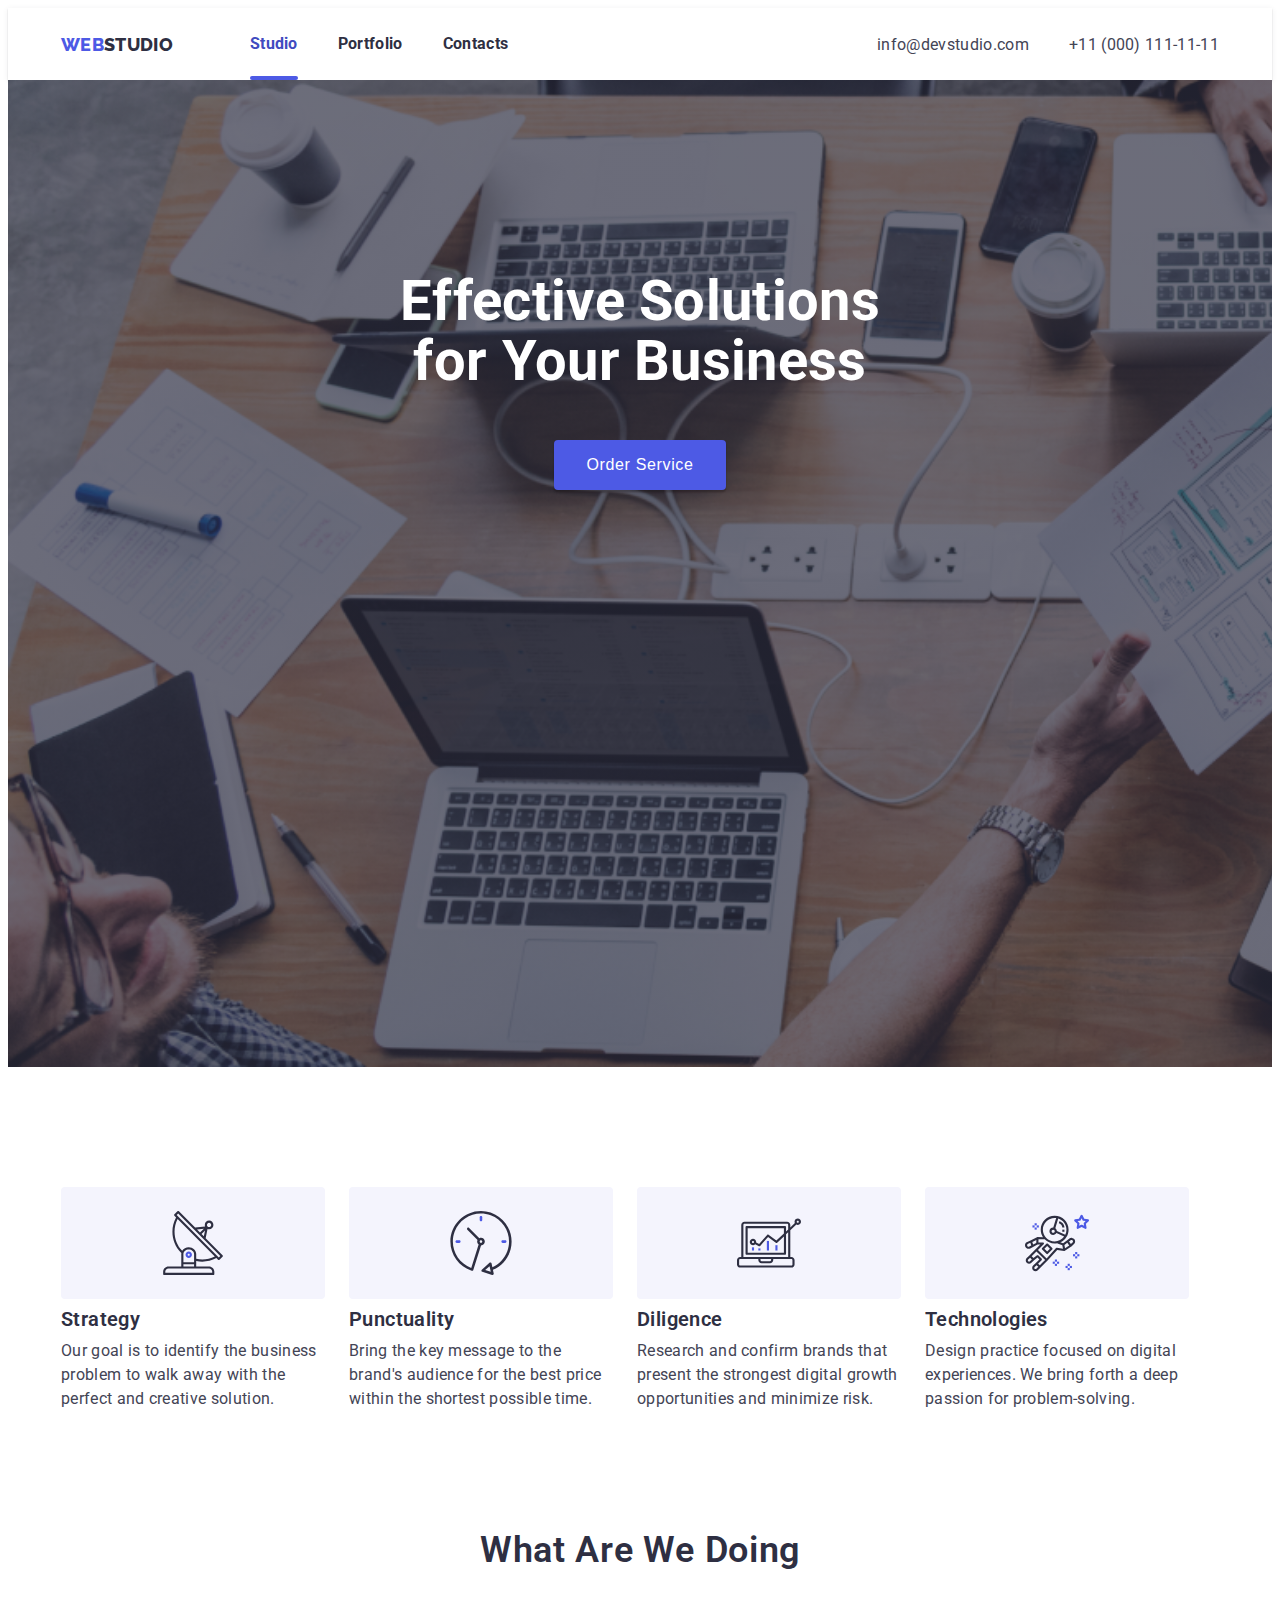
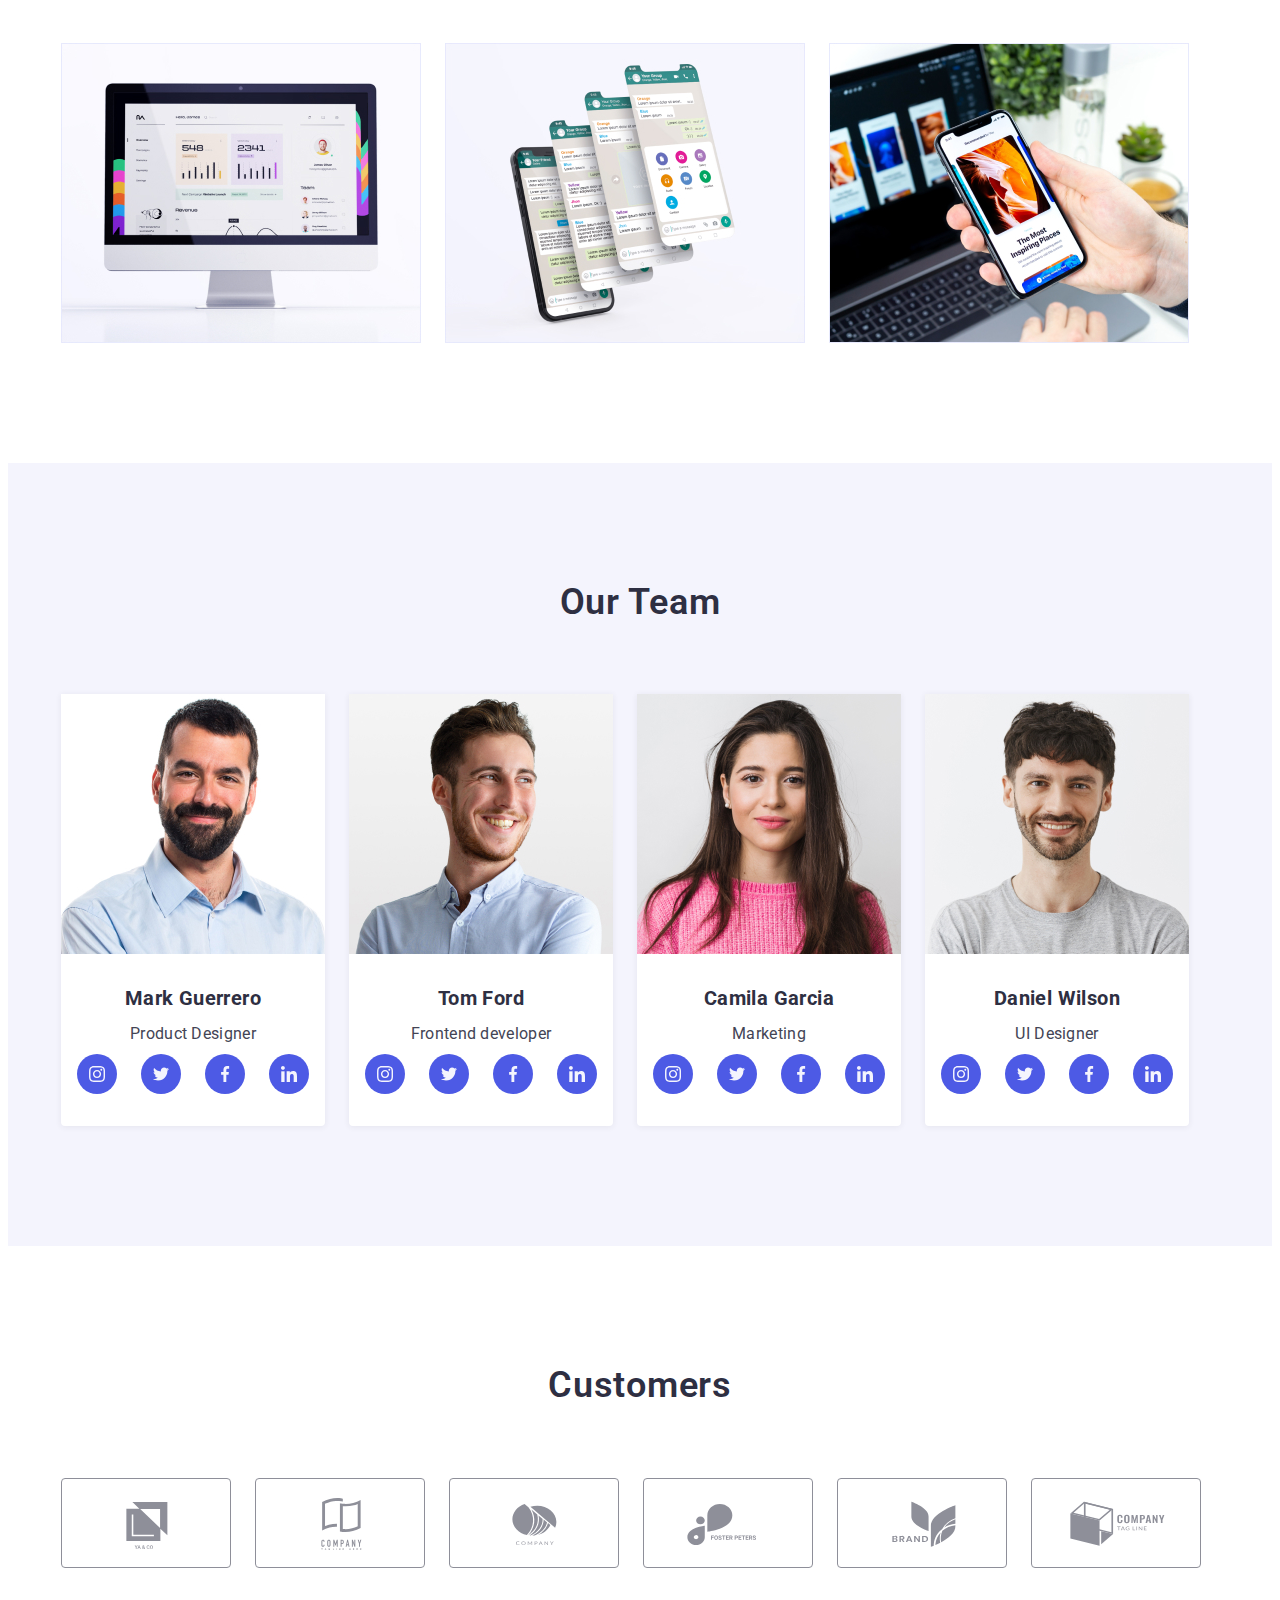
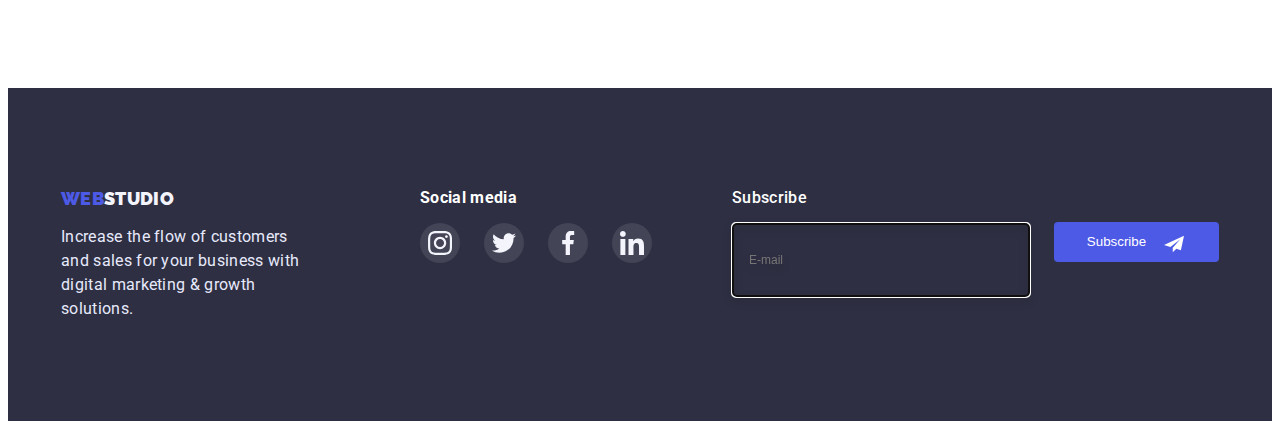
<file: index.html>
<!DOCTYPE html>
<html lang="en">
  <head>
    <meta charset="UTF-8" />
    <meta http-equiv="X-UA-Compatible" content="IE=edge" />
    <meta name="viewport" content="width=device-width, initial-scale=1.0" />
    <title>main</title>
    <link
      rel="stylesheet"
      href="https://cdnjs.cloudflare.com/ajax/libs/modern-normalize/1.1.0/modern-normalize.min.css"
      integrity="sha512-wpPYUAdjBVSE4KJnH1VR1HeZfpl1ub8YT/NKx4PuQ5NmX2tKuGu6U/JRp5y+Y8XG2tV+wKQpNHVUX03MfMFn9Q=="
      crossorigin="anonymous"
      referrerpolicy="no-referrer"
    />
    <link rel="stylesheet" href="css/styles.css" />
  </head>
  <body>
    <header class="header">
      <div class="container section-header">
        <a class="header-logo" href="./index.html"
          ><span class="logo-span">Web</span>Studio</a
        >
        <nav>
          <ul class="navigation">
            <li class="navigation-item">
              <a class="navigation-link current" href="./index.html">Studio</a>
            </li>
            <li class="navigation-item">
              <a class="navigation-link" href="./portfolio.html">Portfolio</a>
            </li>
            <li class="navigation-item">
              <a class="navigation-link" href="#">Contacts</a>
            </li>
          </ul>
        </nav>
        <address class="contacts-link">
          <a class="contacts-email" href="mailto:info@devstudio.com"
            >info@devstudio.com</a
          >
          <a class="contacts-tel" href="tel:+110001111111"
            >+11 (000) 111-11-11</a
          >
        </address>
      </div>
    </header>
    <main>
      <h1 class="visually-hidden">Main</h1>
      <section class="section-solutions">
        <div class="container">
          <h1 class="main-text">Effective Solutions for Your Business</h1>
          <button data-modal-open class="button-main" type="button">
            Order Service
          </button>
          <div data-modal class="backdrop is-hidden">
            <div class="modal">
              <div class="modal-button">
                <button data-modal-close type="button" class="modal-closed">
                  <svg class="btn-close">
                    <use href="./images/icons.svg#icon-close"></use>
                  </svg>
                </button>
              </div>
              <div class="main-text-block">
                <p>Leave your contacts and we will call you back</p>
              </div>
              <form class="modal-form">
                <div class="modal-box">
                  <label class="modal-label"> Name </label>
                  <input
                    type="text"
                    class="modal-form-input"
                    name="Name"
                    autofocus
                  />
                  <svg class="modal-svg">
                    <use href="./images/icons.svg#icon-person-blackk"></use>
                  </svg>
                </div>
                <div class="modal-box">
                  <label class="modal-label"> Phone </label>
                  <input
                    type="text"
                    class="modal-form-input"
                    name="Phone"
                    autofocus
                  />
                  <svg class="modal-svg">
                    <use href="./images/icons.svg#icon-phone-black"></use>
                  </svg>
                </div>
                <div class="modal-box">
                  <label class="modal-label"> Email </label>
                  <input
                    type="text"
                    class="modal-form-input"
                    name="Email"
                    autofocus
                  />
                  <svg class="modal-svg">
                    <use href="./images/icons.svg#icon-email-black"></use>
                  </svg>
                </div>
                <div class="modal-box">
                  <label class="modal-label"> Comment </label>
                  <textarea
                    class="modal-form-textarea"
                    name="Comment"
                    rows="5"
                    placeholder="Text input"
                    autofocus
                  ></textarea>
                </div>
              </form>
              <div class="modal-checkbox">
                <label class="modal-checkbox-box">
                  <input
                    class="checkbox"
                    type="checkbox"
                    name="hobby"
                    value="sports"
                    unchecked
                  />
                  <span class="checkbox-svg"> </span>
                  I accept the terms and conditions of the
                  <a class="checkbox-link" href="#">Privacy Policy</a>
                </label>
              </div>
              <div class="button-submit">
                <button type="submit" class="modal-submit">Send</button>
              </div>
            </div>
          </div>
        </div>
      </section>
      <section class="text-blocks">
        <div class="container">
          <h2 class="visually-hidden">visuals</h2>
          <ul class="text-box">
            <li class="text-text">
              <div class="text-block-svgs">
                <svg class="icons-text-block">
                  <use href="./images/icons.svg#icon-antenna"></use>
                </svg>
              </div>
              <h3 class="text-h">Strategy</h3>
              <p class="text-p">
                Our goal is to identify the business problem to walk away with
                the perfect and creative solution.
              </p>
            </li>
            <li class="text-text">
              <div class="text-block-svgs">
                <svg class="icons-text-block">
                  <use href="./images/icons.svg#icon-clock"></use>
                </svg>
              </div>
              <h3 class="text-h">Punctuality</h3>
              <p class="text-p">
                Bring the key message to the brand's audience for the best price
                within the shortest possible time.
              </p>
            </li>
            <li class="text-text">
              <div class="text-block-svgs">
                <svg class="icons-text-block">
                  <use href="./images/icons.svg#icon-diagram"></use>
                </svg>
              </div>
              <h3 class="text-h">Diligence</h3>
              <p class="text-p">
                Research and confirm brands that present the strongest digital
                growth opportunities and minimize risk.
              </p>
            </li>
            <li class="text-text">
              <div class="text-block-svgs">
                <svg class="icons-text-block">
                  <use href="./images/icons.svg#icon-astronaut"></use>
                </svg>
              </div>
              <h3 class="text-h">Technologies</h3>
              <p class="text-p">
                Design practice focused on digital experiences. We bring forth a
                deep passion for problem-solving.
              </p>
            </li>
          </ul>
        </div>
      </section>

      <section class="section-features">
        <div class="container">
          <h2 class="big-text">What are we doing</h2>
          <ul class="main-images">
            <li>
              <img
                src="./images/comp.jpg"
                alt="computer"
                width="360px"
                height="300px"
              />
            </li>
            <li>
              <img
                src="./images/4screens.jpg"
                alt="interfaces"
                width="360px"
                height="300px"
              />
            </li>
            <li>
              <img
                src="./images/both.jpg"
                alt="computer and phone"
                width="360px"
                height="300px"
              />
            </li>
          </ul>
        </div>
      </section>

      <section class="team">
        <div class="container">
          <h2 class="team-text">Our team</h2>
          <ul class="teams">
            <li class="team-block">
              <img
                src="./images/mark.jpg"
                alt="Mark Guerrero"
                width="264px"
                height="260px"
              />
              <div class="team-text-block">
                <h3 class="team-text-h">Mark Guerrero</h3>
                <p class="team-text-p">Product Designer</p>
                <ul class="team-buttons">
                  <li>
                    <a class="teams-btn" href="#">
                      <svg class="icon-teams">
                        <use href="./images/icons.svg#icon-instagram"></use>
                      </svg>
                    </a>
                  </li>
                  <li>
                    <a class="teams-btn" href="#">
                      <svg class="icon-teams">
                        <use href="./images/icons.svg#icon-twitter"></use>
                      </svg>
                    </a>
                  </li>
                  <li>
                    <a class="teams-btn" href="#">
                      <svg class="icon-teams">
                        <use href="./images/icons.svg#icon-facebook"></use>
                      </svg>
                    </a>
                  </li>
                  <li>
                    <a class="teams-btn" href="#">
                      <svg class="icon-teams">
                        <use href="./images/icons.svg#icon-linkedin"></use>
                      </svg>
                    </a>
                  </li>
                </ul>
              </div>
            </li>
            <li class="team-block">
              <img
                src="./images/tom.jpg"
                alt="Tom Ford"
                width="264px"
                height="260px"
              />
              <div class="team-text-block">
                <h3 class="team-text-h">Tom Ford</h3>
                <p class="team-text-p">Frontend developer</p>
                <ul class="team-buttons">
                  <li>
                    <a class="teams-btn" href="#">
                      <svg class="icon-teams">
                        <use href="./images/icons.svg#icon-instagram"></use>
                      </svg>
                    </a>
                  </li>
                  <li>
                    <a class="teams-btn" href="#">
                      <svg class="icon-teams">
                        <use href="./images/icons.svg#icon-twitter"></use>
                      </svg>
                    </a>
                  </li>
                  <li>
                    <a class="teams-btn" href="#">
                      <svg class="icon-teams">
                        <use href="./images/icons.svg#icon-facebook"></use>
                      </svg>
                    </a>
                  </li>
                  <li>
                    <a class="teams-btn" href="#">
                      <svg class="icon-teams">
                        <use href="./images/icons.svg#icon-linkedin"></use>
                      </svg>
                    </a>
                  </li>
                </ul>
              </div>
            </li>
            <li class="team-block">
              <img
                src="./images/cami.jpg"
                alt="Camila Garcia"
                width="264px"
                height="260px"
              />
              <div class="team-text-block">
                <h3 class="team-text-h">Camila Garcia</h3>
                <p class="team-text-p">Marketing</p>
                <ul class="team-buttons">
                  <li>
                    <a class="teams-btn" href="#">
                      <svg class="icon-teams">
                        <use href="./images/icons.svg#icon-instagram"></use>
                      </svg>
                    </a>
                  </li>
                  <li>
                    <a class="teams-btn" href="#">
                      <svg class="icon-teams">
                        <use href="./images/icons.svg#icon-twitter"></use>
                      </svg>
                    </a>
                  </li>
                  <li>
                    <a class="teams-btn" href="#">
                      <svg class="icon-teams">
                        <use href="./images/icons.svg#icon-facebook"></use>
                      </svg>
                    </a>
                  </li>
                  <li>
                    <a class="teams-btn" href="#">
                      <svg class="icon-teams">
                        <use href="./images/icons.svg#icon-linkedin"></use>
                      </svg>
                    </a>
                  </li>
                </ul>
              </div>
            </li>
            <li class="team-block">
              <img
                src="./images/daniel.jpg"
                alt="Daniel Wilson"
                width="264px"
                height="260px"
              />
              <div class="team-text-block">
                <h3 class="team-text-h">Daniel Wilson</h3>
                <p class="team-text-p">UI Designer</p>
                <ul class="team-buttons">
                  <li>
                    <a class="teams-btn" href="#">
                      <svg class="icon-teams">
                        <use href="./images/icons.svg#icon-instagram"></use>
                      </svg>
                    </a>
                  </li>
                  <li>
                    <a class="teams-btn" href="#">
                      <svg class="icon-teams">
                        <use href="./images/icons.svg#icon-twitter"></use>
                      </svg>
                    </a>
                  </li>
                  <li>
                    <a class="teams-btn" href="#">
                      <svg class="icon-teams">
                        <use href="./images/icons.svg#icon-facebook"></use>
                      </svg>
                    </a>
                  </li>
                  <li>
                    <a class="teams-btn" href="#">
                      <svg class="icon-teams">
                        <use href="./images/icons.svg#icon-linkedin"></use>
                      </svg>
                    </a>
                  </li>
                </ul>
              </div>
            </li>
          </ul>
        </div>
      </section>
      <section class="customers">
        <div class="container">
          <h2 class="customers-text">Customers</h2>
          <ul class="customers-icons">
            <li class="customers-block">
              <a href="#" class="customers-link">
                <svg class="customers-svg">
                  <use href="./images/icons.svg#icon-client1"></use></svg
              ></a>
            </li>
            <li class="customers-block">
              <a href="#" class="customers-link">
                <svg class="customers-svg">
                  <use href="./images/icons.svg#icon-client2"></use></svg
              ></a>
            </li>
            <li class="customers-block">
              <a href="#" class="customers-link">
                <svg class="customers-svg">
                  <use href="./images/icons.svg#icon-client3"></use></svg
              ></a>
            </li>
            <li class="customers-block">
              <a href="#" class="customers-link">
                <svg class="customers-svg">
                  <use href="./images/icons.svg#icon-client4"></use></svg
              ></a>
            </li>
            <li class="customers-block">
              <a href="#" class="customers-link">
                <svg class="customers-svg">
                  <use href="./images/icons.svg#icon-client5"></use></svg
              ></a>
            </li>
            <li class="customers-block">
              <a href="#" class="customers-link">
                <svg class="customers-svg">
                  <use href="./images/icons.svg#icon-client6"></use></svg
              ></a>
            </li>
          </ul>
        </div>
      </section>
    </main>
    <footer class="footer">
      <div class="container section-footer">
        <div class="footer-block">
          <a class="footer-logo" href="./index.html"
            ><span class="footer-span">Web</span>Studio
          </a>
          <p class="footer-p">
            Increase the flow of customers and sales for your business with
            digital marketing & growth solutions.
          </p>
        </div>

        <div class="media-links">
          <p class="social-media-text">Social media</p>
          <ul class="footer-buttons">
            <li>
              <button class="footer-btn">
                <svg class="icon-footer">
                  <use href="./images/icons.svg#icon-instagram"></use>
                </svg>
              </button>
            </li>
            <li>
              <button class="footer-btn">
                <svg class="icon-footer">
                  <use href="./images/icons.svg#icon-twitter"></use>
                </svg>
              </button>
            </li>
            <li>
              <button class="footer-btn">
                <svg class="icon-footer">
                  <use href="./images/icons.svg#icon-facebook"></use>
                </svg>
              </button>
            </li>
            <li>
              <button class="footer-btn">
                <svg class="icon-footer">
                  <use href="./images/icons.svg#icon-linkedin"></use>
                </svg>
              </button>
            </li>
          </ul>
        </div>
        <div class="footer-box">
          <div class="footer-label-box">
            <label class="footer-label"> Subscribe </label>
            <input
              type="text"
              class="footer-form-input"
              name="Email"
              placeholder="E-mail"
              autofocus
            />
          </div>
          <button class="footer-button" type="submit">
            Subscribe
            <svg class="footer-icon">
              <use href="./images/icons.svg#icon-send"></use>
            </svg>
          </button>
        </div>
      </div>
    </footer>
    <script src="./js/modal.js"></script>
  </body>
</html>
</file>
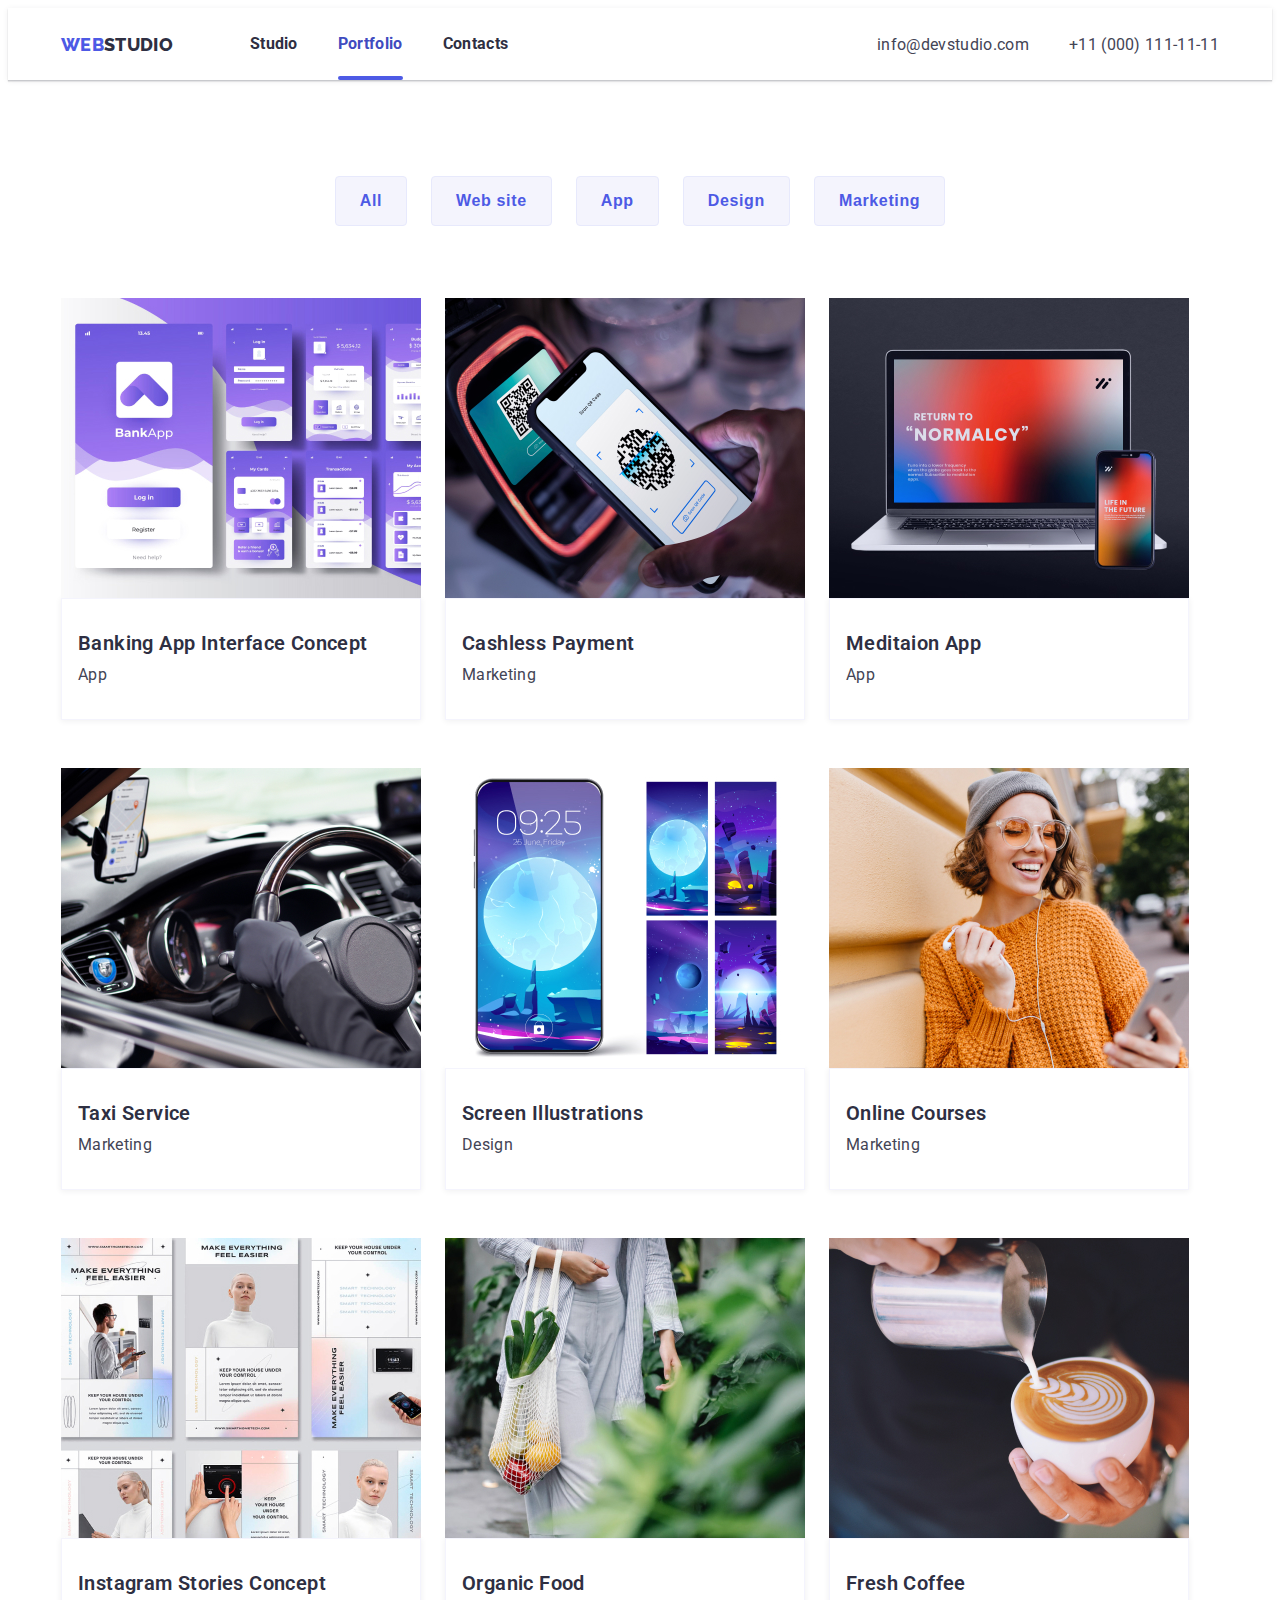
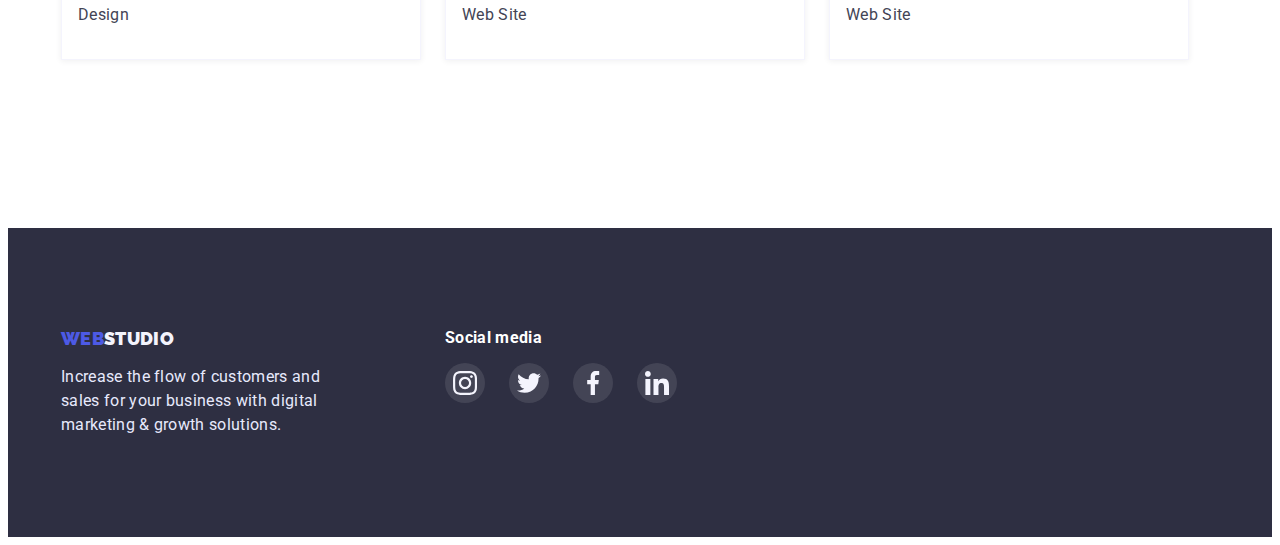
<file: portfolio.html>
<!DOCTYPE html>
<html lang="en">
  <head>
    <meta charset="UTF-8" />
    <meta http-equiv="X-UA-Compatible" content="IE=edge" />
    <meta name="viewport" content="width=device-width, initial-scale=1.0" />
    <title>portfolio</title>
    <link rel="stylesheet" href="./index.html" />
    <link
      rel="stylesheet"
      href="https://cdnjs.cloudflare.com/ajax/libs/modern-normalize/1.1.0/modern-normalize.min.css"
      integrity="sha512-wpPYUAdjBVSE4KJnH1VR1HeZfpl1ub8YT/NKx4PuQ5NmX2tKuGu6U/JRp5y+Y8XG2tV+wKQpNHVUX03MfMFn9Q=="
      crossorigin="anonymous"
      referrerpolicy="no-referrer"
    />
    <link rel="stylesheet" href="css/styles.css" />
  </head>
  <body>
    <header class="header">
      <div class="container section-header">
        <a class="header-logo" href="./index.html"
          ><span class="logo-span">Web</span>Studio</a
        >
        <nav>
          <ul class="navigation">
            <li class="navigation-item">
              <a class="navigation-link" href="./index.html">Studio</a>
            </li>
            <li class="navigation-item">
              <a class="navigation-link current" href="./potfolio.html"
                >Portfolio</a
              >
            </li>
            <li class="navigation-item">
              <a class="navigation-link" href="#">Contacts</a>
            </li>
          </ul>
        </nav>
        <address class="contacts-link">
          <a class="contacts-email" href="mailto:info@devstudio.com"
            >info@devstudio.com</a
          >
          <a class="contacts-tel" href="tel:+110001111111"
            >+11 (000) 111-11-11</a
          >
        </address>
      </div>
    </header>
    <main>
      <h1 class="visually-hidden"></h1>
      <section class="portfolio-buttons">
        <div class="container">
          <ul class="buttons">
            <li>
              <button class="portfolio-btn" type="button">
                <span>All</span>
              </button>
            </li>
            <li>
              <button class="portfolio-btn" type="button">
                <span>Web site</span>
              </button>
            </li>
            <li>
              <button class="portfolio-btn" type="button">
                <span>App</span>
              </button>
            </li>
            <li>
              <button class="portfolio-btn" type="button">
                <span>Design</span>
              </button>
            </li>
            <li>
              <button class="portfolio-btn" type="button">
                <span>Marketing</span>
              </button>
            </li>
          </ul>
        </div>
      </section>
      <section class="portfolio">
        <div class="container">
          <ul class="projects">
            <li class="projects-block">
              <a class="project-link" href="#">
                <div class="projects-photo">
                  <img
                    src="./images/screens.jpg"
                    alt="app interfaces"
                    width="360px"
                    height="300px"
                  />
                  <div class="projects-overlay">
                    <p>
                      14 Stylish and User-Friendly App Design Concepts · Task
                      Manager App · Calorie Tracker App · Exotic Fruit Ecommerce
                      App · Cloud Storage App
                    </p>
                  </div>
                </div>
                <div class="projects-text-block">
                  <h3 class="projects-text-h">Banking App Interface Concept</h3>
                  <p class="projects-text-p">App</p>
                </div>
              </a>
            </li>
            <li class="projects-block">
              <a class="project-link" href="#">
                <div class="projects-photo">
                  <img
                    src="./images/cashless.jpg"
                    alt="cashless payment"
                    width="360px"
                    height="300px"
                  />
                  <div class="projects-overlay">
                    <p>
                      14 Stylish and User-Friendly App Design Concepts · Task
                      Manager App · Calorie Tracker App · Exotic Fruit Ecommerce
                      App · Cloud Storage App
                    </p>
                  </div>
                </div>
                <div class="projects-text-block">
                  <h3 class="projects-text-h">Cashless Payment</h3>
                  <p class="projects-text-p">Marketing</p>
                </div>
              </a>
            </li>
            <li class="projects-block">
              <a class="project-link" href="#">
                <div class="projects-photo">
                  <img
                    src="./images/compphone.jpg"
                    alt="computer and phone"
                    width="360px"
                    height="300px"
                  />
                  <div class="projects-overlay">
                    <p>
                      14 Stylish and User-Friendly App Design Concepts · Task
                      Manager App · Calorie Tracker App · Exotic Fruit Ecommerce
                      App · Cloud Storage App
                    </p>
                  </div>
                </div>
                <div class="projects-text-block">
                  <h3 class="projects-text-h">Meditaion App</h3>
                  <p class="projects-text-p">App</p>
                </div>
              </a>
            </li>
            <li class="projects-block">
              <a class="project-link" href="#">
                <div class="projects-photo">
                  <img
                    src="./images/car.jpg"
                    alt="car"
                    width="360px"
                    height="300px"
                  />
                  <div class="projects-overlay">
                    <p>
                      14 Stylish and User-Friendly App Design Concepts · Task
                      Manager App · Calorie Tracker App · Exotic Fruit Ecommerce
                      App · Cloud Storage App
                    </p>
                  </div>
                </div>
                <div class="projects-text-block">
                  <h3 class="projects-text-h">Taxi Service</h3>
                  <p class="projects-text-p">Marketing</p>
                </div>
              </a>
            </li>
            <li class="projects-block">
              <a class="project-link" href="#">
                <div class="projects-photo">
                  <img
                    src="./images/phone.jpg"
                    alt="phone"
                    width="360px"
                    height="300px"
                  />
                  <div class="projects-overlay">
                    <p>
                      14 Stylish and User-Friendly App Design Concepts · Task
                      Manager App · Calorie Tracker App · Exotic Fruit Ecommerce
                      App · Cloud Storage App
                    </p>
                  </div>
                </div>
                <div class="projects-text-block">
                  <h3 class="projects-text-h">Screen Illustrations</h3>
                  <p class="projects-text-p">Design</p>
                </div>
              </a>
            </li>
            <li class="projects-block">
              <a class="project-link" href="#">
                <div class="projects-photo">
                  <img
                    src="./images/girl.jpg"
                    alt="girl"
                    width="360px"
                    height="300px"
                  />
                  <div class="projects-overlay">
                    <p>
                      14 Stylish and User-Friendly App Design Concepts · Task
                      Manager App · Calorie Tracker App · Exotic Fruit Ecommerce
                      App · Cloud Storage App
                    </p>
                  </div>
                </div>
                <div class="projects-text-block">
                  <h3 class="projects-text-h">Online Courses</h3>
                  <p class="projects-text-p">Marketing</p>
                </div>
              </a>
            </li>
            <li class="projects-block">
              <a class="project-link" href="#">
                <div class="projects-photo">
                  <img
                    src="./images/interfaces.jpg"
                    alt="website interfaces"
                    width="360px"
                    height="300px"
                  />
                  <div class="projects-overlay">
                    <p>
                      14 Stylish and User-Friendly App Design Concepts · Task
                      Manager App · Calorie Tracker App · Exotic Fruit Ecommerce
                      App · Cloud Storage App
                    </p>
                  </div>
                </div>
                <div class="projects-text-block">
                  <h3 class="projects-text-h">Instagram Stories Concept</h3>
                  <p class="projects-text-p">Design</p>
                </div>
              </a>
            </li>
            <li class="projects-block">
              <a class="project-link" href="#">
                <div class="projects-photo">
                  <img
                    src="./images/fruits.jpg"
                    alt="fruits"
                    width="360px"
                    height="300px"
                  />
                  <div class="projects-overlay">
                    <p>
                      14 Stylish and User-Friendly App Design Concepts · Task
                      Manager App · Calorie Tracker App · Exotic Fruit Ecommerce
                      App · Cloud Storage App
                    </p>
                  </div>
                </div>
                <div class="projects-text-block">
                  <h3 class="projects-text-h">Organic Food</h3>
                  <p class="projects-text-p">Web Site</p>
                </div>
              </a>
            </li>
            <li class="projects-block">
              <a class="project-link" href="#">
                <div class="projects-photo">
                  <img
                    src="./images/coffee.jpg"
                    alt="coffee"
                    width="360px"
                    height="300px"
                  />
                  <div class="projects-overlay">
                    <p>
                      14 Stylish and User-Friendly App Design Concepts · Task
                      Manager App · Calorie Tracker App · Exotic Fruit Ecommerce
                      App · Cloud Storage App
                    </p>
                  </div>
                </div>
                <div class="projects-text-block">
                  <h3 class="projects-text-h">Fresh Coffee</h3>
                  <p class="projects-text-p">Web Site</p>
                </div>
              </a>
            </li>
          </ul>
        </div>
      </section>
    </main>
    <footer class="footer">
      <div class="container section-footer">
        <div class="footer-block">
          <a class="footer-logo" href="./index.html"
            ><span class="footer-span">Web</span>Studio
          </a>
          <p class="footer-p">
            Increase the flow of customers and sales for your business with
            digital marketing & growth solutions.
          </p>
        </div>

        <div class="media-links">
          <h4 class="social-media-text">Social media</h4>
          <ul class="footer-buttons">
            <li>
              <button class="footer-btn">
                <svg class="icon-footer">
                  <use href="./images/icons.svg#icon-instagram"></use>
                </svg>
              </button>
            </li>
            <li>
              <button class="footer-btn">
                <svg class="icon-footer">
                  <use href="./images/icons.svg#icon-twitter"></use>
                </svg>
              </button>
            </li>
            <li>
              <button class="footer-btn">
                <svg class="icon-footer">
                  <use href="./images/icons.svg#icon-facebook"></use>
                </svg>
              </button>
            </li>
            <li>
              <button class="footer-btn">
                <svg class="icon-footer">
                  <use href="./images/icons.svg#icon-linkedin"></use>
                </svg>
              </button>
            </li>
          </ul>
        </div>
      </div>
    </footer>
  </body>
</html>
</file>
<file: css/styles.css>
@import url("https://fonts.googleapis.com/css2?family=Raleway:wght@700;800&family=Roboto:wght@400;500;700;900&display=swap");

:root {
  --iris: #4d5ae5;
  --white: #ffffff;
  --slate: #434455;
  --corn-flower: #e7e9fc;
  --cloud: #f4f4fd;
  --navy-blue: #2e2f42;
  --button-animation: #404bbf;
  --icon-hover: #31d0aa;
  --light-slate: #8e8f99;
}

.visually-hidden {
  position: absolute;
  width: 1px;
  height: 1px;
  margin: -1px;
  border: 0;
  padding: 0;
  white-space: nowrap;
  clip-path: inset(100%);
  clip: rect(0 0 0 0);
  overflow: hidden;
}

body {
  font-size: 16px;
  letter-spacing: 0.02em;
  font-family: "Roboto", sans-serif;
  background-color: var(--white);
  color: var(--navy-blue);
}

h1,
h2,
h3,
h4,
h5,
h6,
p {
  margin: 0;
}

img {
  display: block;
  max-width: 100%;
  height: auto;
}

ul,
ol {
  list-style: none;
  padding-left: 0;
  margin: 0;
}

textarea {
  resize: none;
}

a {
  text-decoration: none;
}

address {
  font-style: normal;
}

button {
  display: block;
  cursor: pointer;
  border: none;
  border-radius: 4px;
}

.section {
  padding-top: 120px;
  padding-bottom: 120px;
}

.section-header {
  display: flex;
  align-items: center;
}

.container {
  width: 1158px;
  margin: 0 auto;
  padding: 0 15px;
}

.header {
  padding: 24px 0;
  box-shadow: 0px 2px 1px rgba(46, 47, 66, 0.08),
    0px 1px 1px rgba(46, 47, 66, 0.16), 0px 1px 6px rgba(46, 47, 66, 0.08);
}

.header-logo {
  font-size: 18px;
  font-family: Raleway;
  text-transform: uppercase;
  font-weight: 800;
  color: var(--navy-blue);
}

nav {
  margin-left: 77px;
}

.header-logo .logo-span {
  color: var(--iris);
}

.navigation {
  display: flex;
  gap: 40px;
}

.navigation-item {
  display: inline-block;
}

.navigation-link {
  position: relative;
  padding: 24px 0;
  font-weight: 700;
  font-size: 16px;
  line-height: 1.5;
  letter-spacing: 0.02em;
  color: var(--navy-blue);
  opacity: 1;
  transform: background-color, color;
  transition: background-color 250ms cubic-bezier(0.4, 0, 0.2, 1),
    color 250ms cubic-bezier(0.4, 0, 0.2, 1);
}

.navigation-link::after {
  content: "";
  width: 0;
  height: 4px;
  position: absolute;
  right: 0;
  background-color: var(--iris);
  border-radius: 2px;
  transition: background-color 250ms cubic-bezier(0.4, 0, 0.2, 1);
}

.current {
  color: var(--button-animation);
}

.navigation-link.current::after {
  content: "";
  position: absolute;
  right: 0;
  left: 0;
  top: 66px;
  background-color: var(--iris);
  border-radius: 2px;
  width: 100%;
}

.navigation-link:hover::after,
.navigation-link:focus::after {
  opacity: 1;
}

.navigation-link:hover,
.navigation-link:focus {
  color: var(--button-animation);
}

.contacts-link {
  display: flex;
  margin-left: auto;
  gap: 40px;
}

.contacts-tel {
  color: var(--slate);
  transition: color 250ms cubic-bezier(0.4, 0, 0.2, 1);
}

.contacts-tel:hover {
  color: var(--button-animation);
}

.contacts-tel:focus {
  color: var(--button-animation);
}

.contacts-email {
  color: var(--slate);
  transition: color 250ms cubic-bezier(0.4, 0, 0.2, 1);
}

.contacts-email:hover {
  color: var(--button-animation);
}

.contacts-email:focus {
  color: var(--button-animation);
}

.section-solutions {
  max-width: 1440px;
  height: 603px;
  background-image: linear-gradient(
      rgba(46, 47, 66, 0.7),
      rgba(46, 47, 66, 0.7)
    ),
    url(../images/people-office.jpg);

  background-repeat: no-repeat;
  background-size: cover;
  padding: 192px 0;
  margin: 0 auto;
}

.main-text {
  font-weight: 700;
  font-size: 56px;
  line-height: 1.07;
  text-align: center;
  width: 492px;
  margin: 0 auto;
  margin-bottom: 48px;
  color: var(--white);
}

.button-main {
  margin: 0 auto;
  display: block;
  min-width: 170px;
  cursor: pointer;
  font-weight: 500;
  font-size: 16px;
  letter-spacing: 0.04em;
  padding: 16px 32px;
  color: var(--white);
  background-color: var(--iris);
  box-shadow: 0px 3px 1px rgb(48 30 30 / 10%), 0px 2px 1px rgb(0 0 0 / 8%),
    0px 2px 2px rgb(0 0 0 / 12%);
  transition: background-color 250ms cubic-bezier(0.4, 0, 0.2, 1);
}

.button-main:hover {
  background-color: var(--button-animation);
  transform: background-color;
  transition: background-color 250ms cubic-bezier(0.4, 0, 0.2, 1);
}

.button-main:focus {
  background-color: var(--button-animation);
}

.backdrop {
  position: fixed;
  top: 0;
  left: 0;
  width: 100%;
  height: 100%;
  background-color: rgba(46, 47, 66, 0.4);
  opacity: 1;
  transition: opacity 250ms cubic-bezier(0.4, 0, 0.2, 1),
    visibility 250ms cubic-bezier(0.4, 0, 0.2, 1);
}

.backdrop.is-hidden {
  visibility: hidden;
  opacity: 0;
  pointer-events: none;
}

.modal-closed {
  box-sizing: border-box;
  width: 24px;
  height: 24px;
  display: flex;
  justify-content: center;
  align-items: center;
  background-color: var(--corn-flower);
  fill: currentColor;
  border: 1px solid rgba(0, 0, 0, 0.1);
  border-radius: 50%;
  padding: 0;
  transform: background-color;
  transition: background-color 250ms cubic-bezier(0.4, 0, 0.2, 1);
}

.main-text-block {
  display: flex;
  padding: 0 24px 0 24px;
  margin-top: 24px;
  margin-bottom: 14px;
  font-weight: 500;
  font-size: 16px;
  line-height: 1.5;
  letter-spacing: 0.02em;
}

.btn-close {
  width: 8px;
  height: 8px;
  fill: currentColor;
  transition: color 250ms cubic-bezier(0.4, 0, 0.2, 1);
}

.btn-close:hover {
  width: 8px;
  height: 8px;
  color: var(--white);
}

.modal-closed:hover {
  color: var(--white);
  background-color: var(--iris);
  transform: background-color;
  transition: background-color 250ms cubic-bezier(0.4, 0, 0.2, 1);
}

.modal-closed:focus {
  color: var(--white);
  background-color: var(--iris);
}

.modal-button {
  display: flex;
  justify-content: right;
  padding-top: 32px;
  padding-right: 32px;
}

.modal {
  position: absolute;
  top: 50%;
  left: 50%;
  transform: translate(-50%, -50%);
  background-color: var(--white);
  box-shadow: 0px 1px 1px rgba(0, 0, 0, 0.14), 0px 1px 3px rgba(0, 0, 0, 0.12),
    0px 2px 1px rgba(0, 0, 0, 0.2);
  border-radius: 4px;
}

.form {
  display: flex;
  flex-direction: column;
  align-items: flex-start;
  padding: 0px 24px 16px;
  margin: 0;
}

.modal-form {
  display: flex;
  position: relative;
  justify-content: left;
  flex-direction: column;
  margin-bottom: 8px;
  width: 100%;
  position: relative;
}
.modal-form-input {
  width: 100%;
  height: 40px;
  border: 1px solid rgba(33, 33, 33, 0.2);
  border-radius: 4px;
  padding-left: 38px;
  transform: border 250ms cubic-bezier(0.4, 0, 0.2, 1);
}
.modal-form-input:hover {
  border: 1px solid #4d5ae5;
  border-radius: 4px;
  outline: none;
}

.modal-form-input:focus {
  border: 1px solid #4d5ae5;
  border-radius: 4px;
  outline: none;
}

.modal-form-input:hover + .modal-svg {
  fill: var(--iris);
}

.modal-form-input:focus + .modal-svg {
  fill: var(--iris);
}

.icon-person {
  position: absolute;
  top: 4.6%;
  left: 4.5%;
  display: flex;
  width: 18px;
  height: 18px;
  fill: var(--navy-blue);
  transform: fill 250ms cubic-bezier(0.4, 0, 0.2, 1);
}
.icon-person:hover {
  fill: var(--iris);
}
.modal-form {
  display: flex;
  flex-direction: column;
  align-items: flex-start;
  padding: 0px 24px 16px;
  margin: 0;
}

.modal-box {
  display: flex;
  justify-content: left;
  flex-direction: column;

  margin-bottom: 8px;
  width: 100%;
  position: relative;
}

.modal-label {
  text-align: left;
  margin-bottom: 4px;
  font-weight: 400;
  font-size: 12px;
  line-height: 133%;

  letter-spacing: 0.04em;

  color: #8e8f99;
}

.modal-form-input {
  width: 100%;
  height: 40px;
  border: 1px solid rgba(33, 33, 33, 0.2);
  border-radius: 4px;
  padding-left: 38px;
  transform: border 250ms cubic-bezier(0.4, 0, 0.2, 1);
}

.modal-form-input:hover {
  border: 1px solid #4d5ae5;
  border-radius: 4px;
  outline: none;
}

.modal-form-input:focus {
  border: 1px solid #4d5ae5;
  border-radius: 4px;
  outline: none;
}

.modal-form-input:hover + .modal-svg {
  fill: var(--iris);
}

.modal-form-input:focus + .modal-svg {
  fill: var(--iris);
}

.modal-box textarea::placeholder {
  font-weight: 400;
  font-size: 12px;
  line-height: 133%;
  letter-spacing: 0.04em;
  color: rgba(117, 117, 117, 0.5);
}

.modal-box:last-child {
  margin-bottom: 0;
}

.modal-form-textarea {
  border: 1px solid rgba(33, 33, 33, 0.2);
  height: 120px;
  border-radius: 4px;
  padding-left: 16px;
  padding-top: 8px;
  font-size: 12px;
}

.modal-form-textarea:hover {
  border: 1px solid var(--iris);
  border-radius: 4px;
  outline: none;
}

.modal-form-textarea:focus {
  border: 1px solid var(--iris);
  border-radius: 4px;
  outline: none;
}

.modal-svg {
  position: absolute;
  top: 50%;
  left: 16px;
  width: 18px;
  height: 18px;
  fill: var(--navy-blue);
  transform: fill 250ms cubic-bezier(0.4, 0, 0.2, 1);
}

.modal-svg:hover {
  fill: var(--iris);
}

.modal-checkbox {
  padding: 0 24px;
  font-weight: 400;
  font-size: 12px;
  line-height: 133%;

  letter-spacing: 0.04em;

  color: #757575;
}

.checkbox {
  position: absolute;
  appearance: none;
  -moz-appearance: none;
  -webkit-appearance: none;
}

.checkbox:checked + .checkbox-svg {
  background-color: var(--iris);
  background-image: url("../images/galka.svg");
  background-size: contain;
  border-color: var(--iris);
  background-origin: border-box;
}

.checkbox-svg {
  display: inline-block;
  width: 16px;
  height: 16px;
  border: 1.25px solid #2e2f42;
  border-radius: 2px;
  margin-right: 8px;
}

.checkbox-link {
  text-decoration: underline;
  color: var(--iris);
  margin-left: 4px;
  height: 16px;
}

.modal-checkbox-box {
  display: flex;
  align-items: center;
}

.modal-submit {
  padding: 16px 32px;
  margin: 0 auto;
  width: 169px;
  height: 56px;
  background-color: var(--iris);
  box-shadow: 0px 4px 4px rgba(0, 0, 0, 0.15);
  border-radius: 4px;
  border: none;
  color: #ffffff;
  transition: background-color 250ms cubic-bezier(0.4, 0, 0.2, 1),
    box-shadow 250ms cubic-bezier(0.4, 0, 0.2, 1);
}

.modal-submit:hover {
  cursor: pointer;
  background-color: var(--button-animation);
}

.modal-submit:focus {
  background-color: var(--button-animation);
}

.button-submit {
  padding: 24px;
}

.text-block-svgs {
  display: flex;
  align-items: center;
  justify-content: center;
  height: 112px;
  margin-bottom: 8px;
  background-color: var(--cloud);
  border-radius: 4px;
}

.icons-text-block {
  width: 64px;
  height: 64px;
}

.text-blocks {
  padding: 120px 0;
}

.text-box {
  display: flex;
  gap: 24px;
}

.text-text {
  width: 264px;
}

.text-h {
  font-weight: 600;
  font-size: 20px;
  line-height: 1.2;
  letter-spacing: 0.02em;
  color: var(--navy-blue);
  margin-bottom: 8px;
}

.text-p {
  font-weight: 400;
  font-size: 16px;
  line-height: 1.5;
  letter-spacing: 0.02em;
  color: var(--slate);
}

.big-text {
  margin-bottom: 72px;
  font-weight: 600;
  font-size: 36px;
  line-height: 1.1;
  text-align: center;
  letter-spacing: 0.02em;
  text-transform: capitalize;
  color: var(--navy-blue);
}

.sectiom-features {
  padding-bottom: 120px;
}

.main-images {
  display: flex;
  padding-bottom: 120px;
  gap: 24px;
}

.team {
  padding: 120px 0;
  background-color: var(--cloud);
}

.teams {
  display: flex;
  gap: 24px;
  text-align: center;
}

.team-text {
  margin-bottom: 72px;
  font-weight: 600;
  text-align: center;
  font-size: 36px;
  line-height: 1.1;
  letter-spacing: 0.02em;
  text-transform: capitalize;
  color: var(--navy-blue);
}

.team-text-block {
  padding: 32px 0;
}

.team-text-h {
  margin-bottom: 12px;
  font-weight: 700;
  font-size: 20px;
  line-height: 1.2;
  letter-spacing: 0.02em;
  color: var(--navy-blue);
}

.team-text-p {
  margin-bottom: 8px;
  font-weight: 400;
  font-size: 16px;
  line-height: 1.5;
  color: var(--slate);
}

.team-block {
  width: 264px;
  background-color: #ffffff;
  box-shadow: 0px 1px 6px rgba(46, 47, 66, 0.08);
  border-radius: 0px 0px 4px 4px;
}

.team-block:hover {
  box-shadow: 0px 1px 6px rgba(46, 47, 66, 0.08),
    0px 1px 1px rgba(46, 47, 66, 0.16), 0px 2px 1px rgba(46, 47, 66, 0.08);
}

.team-buttons {
  display: flex;
  justify-content: center;
  gap: 24px;
}

.teams-btn {
  display: flex;
  align-items: center;
  justify-content: center;
  width: 40px;
  height: 40px;
  background-color: var(--iris);
  border-radius: 50%;
  transition: background-color 250ms cubic-bezier(0.4, 0, 0.2, 1),
    box-shadow 250ms cubic-bezier(0.4, 0, 0.2, 1);
}

.teams-btn:hover {
  background-color: var(--button-animation);
  box-shadow: 0px 1px 6px rgba(46, 47, 66, 0.08),
    0px 1px 1px rgba(46, 47, 66, 0.16), 0px 2px 1px rgba(46, 47, 66, 0.08);
}

.teams-btn:focus {
  background-color: var(--button-animation);
  box-shadow: 0px 1px 6px rgba(46, 47, 66, 0.08),
    0px 1px 1px rgba(46, 47, 66, 0.16), 0px 2px 1px rgba(46, 47, 66, 0.08);
}

.icon-teams {
  width: 16px;
  height: 16px;
  fill: currentColor;
}

.customers {
  padding-top: 120px;
  padding-bottom: 120px;
}

.customers-text {
  margin-bottom: 72px;
  font-weight: 600;
  font-size: 36px;
  line-height: 1.1;
  text-align: center;
  letter-spacing: 0.02em;
  text-transform: capitalize;
  color: var(--navy-blue);
}

.customers-icons {
  display: flex;
  gap: 24px;
}

.customers-link {
  display: flex;
  align-items: center;
  justify-content: center;
  width: 168px;
  height: 88px;
  border: 1px solid currentColor;
  border-radius: 4px;
  color: #8e8f99;
  transition: color 250ms cubic-bezier(0.4, 0, 0.2, 1);
}

.customers-link:hover {
  color: var(--iris);
}

.customers-link:focus {
  color: var(--iris);
  border-radius: 4px;
}

.customers-svg {
  width: 104px;
  height: 56px;
  fill: currentColor;
}

.customers-svg:hover {
  width: 104px;
  height: 56px;
  color: var(--iris);
}

.customers-svg:focus {
  width: 104px;
  height: 56px;
  fill: var(--iris);
}

.section-footer {
  display: flex;
}

.footer {
  background-color: var(--navy-blue);
  padding: 100px 0;
}

.footer-block {
  width: 264px;
}

.footer-logo {
  font-size: 18px;
  font-family: Raleway;
  text-transform: uppercase;
  font-weight: 900;
  color: var(--cloud);
}

.footer-span {
  color: var(--iris);
}

.footer-p {
  padding-top: 16px;
  font-weight: 400;
  font-size: 16px;
  line-height: 1.5;
  letter-spacing: 0.02em;
  color: var(--corn-flower);
}

.media-links {
  display: block;
  margin-left: 120px;
  gap: 40px;
}

.social-media-text {
  color: var(--white);
  margin-bottom: 16px;
  font-weight: 700;
}

.footer-buttons {
  display: flex;
  gap: 24px;
  margin: 0 auto;
}

.icon-footer {
  width: 24px;
  height: 24px;
}

.footer-btn {
  padding: 8px;
  width: 40px;
  height: 40px;
  border-radius: 100px;
  background-color: rgba(255, 255, 255, 0.1);
  transform: background-color;
  transition: background-color 250ms cubic-bezier(0.4, 0, 0.2, 1);
}

.footer-btn:hover {
  background-color: var(--icon-hover);
}

.footer-btn:focus {
  background-color: var(--icon-hover);
}
.footer-box {
  display: flex;
  margin-left: 80px;
}

.footer-form-input {
  border: 1px solid rgba(255, 255, 255, 0.3);
  filter: drop-shadow(0px 4px 4px rgba(0, 0, 0, 0.15));
  border-radius: 4px;
  background-color: var(--navyblue);
  width: 264px;
  height: 40px;
  padding: 16px;
  color: #fff;
}

/* .footer-form-input:hover {
  border: 1px solid rgba(255, 255, 255, 0.3);
}
.footer-form-input:focus {
  border-color: rgba(255, 255, 255, 0.3);
} */

.footer-label-box {
  display: flex;
  flex-direction: column;
  margin-right: 24px;
  position: relative;
}

.footer-label {
  text-align: left;
  color: #ffffff;
  margin-bottom: 16px;
  font-weight: 500;
}

.footer-button {
  background-color: var(--iris);
  margin-top: 34px;
  border-radius: 4px;
  color: #ffffff;
  padding: 8px 64px 8px 24px;
  height: 40px;
  width: 165px;
  border: none;
  position: relative;
  transform: background-color;
  transition: background-color 250ms cubic-bezier(0.4, 0, 0.2, 1);
}

.footer-button:hover {
  cursor: pointer;
  background-color: var(--button-animation);
}

.footer-button:focus {
  cursor: pointer;
  background-color: var(--button-animation);
}

.footer-icon {
  width: 24px;
  height: 20px;
  margin-left: 16px;
  position: absolute;
  margin-bottom: 8px;
}

.footer-form-input::placeholder {
  font-size: 12px;
  line-height: 2;
}

.buttons {
  display: flex;
  justify-content: center;
  gap: 24px;
  margin: 0 auto;
  padding-top: 96px;
  padding-bottom: 72px;
}

.portfolio-btn {
  display: block;
  padding: 12px 24px;
  border-radius: 4px;
  cursor: pointer;
  font-weight: 700;
  font-size: 16px;
  line-height: 1.5;
  letter-spacing: 0.04em;
  color: var(--iris);
  background-color: var(--cloud);
  border: 1px solid var(--corn-flower);
  transition-property: color, background-color, box-shadow, border-color;
  transition-duration: 250ms;
  transition-timing-function: cubic-bezier(0.4, 0, 0.2, 1);
}

.portfolio-btn:hover {
  color: var(--white);
  background-color: var(--iris);
  box-shadow: 0px 3px 1px rgb(48 30 30 / 10%), 0px 2px 1px rgb(0 0 0 / 8%),
    0px 2px 2px rgb(0 0 0 / 12%);
  border-color: transparent;
}

.portfolio-btn:focus {
  color: var(--white);
  background-color: var(--iris);
  box-shadow: 0px 3px 1px rgb(48 30 30 / 10%), 0px 2px 1px rgb(0 0 0 / 8%),
    0px 2px 2px rgb(0 0 0 / 12%);
}

.projects {
  display: flex;
  flex-wrap: wrap;
  margin: 0 auto;
  margin-bottom: 120px;
}

.projects-block {
  margin-right: 24px;
  margin-bottom: 48px;
  width: 360px;
}

.projects-photo {
  position: relative;
  overflow: hidden;
}

.projects-overlay {
  position: absolute;
  top: 0;
  left: 0;
  width: 360px;
  height: 300px;
  padding: 40px 32px;
  line-height: 1.5;
  color: var(--cloud);
  background-color: #4d5ae5;
  transform: translateY(100%);
  transition: transform 250ms cubic-bezier(0.4, 0, 0.2, 1);
}

.project-link:hover .projects-overlay {
  transform: translateY(0);
}
.project-link:focus .projects-overlay {
  transform: translateY(0);
}

.projects-block:nth-child(3n) {
  margin-right: 0px;
}

.project-link {
  display: block;
}

.project-link:hover {
  box-shadow: 0px 1px 6px rgba(46, 47, 66, 0.08),
    0px 1px 1px rgba(46, 47, 66, 0.16), 0px 2px 1px rgba(46, 47, 66, 0.08);
}

.project-link:focus {
  box-shadow: 0px 1px 6px rgba(46, 47, 66, 0.08),
    0px 1px 1px rgba(46, 47, 66, 0.16), 0px 2px 1px rgba(46, 47, 66, 0.08);
}

.projects-text-block {
  padding: 16px;
  padding-top: 32px;
  padding-bottom: 32px;
  padding: border;
  border-top: 0px;
  border: 0.5px solid #f4f4fd;
  background-color: #ffffff;
  box-shadow: 0px 1px 6px rgba(46, 47, 66, 0.08);
}

.projects-text-h {
  margin-bottom: 8px;
  font-weight: 600;
  font-size: 20px;
  line-height: 1.2;
  letter-spacing: 0.02em;
  color: var(--navy-blue);
}

.projects-text-p {
  font-weight: 400;
  font-size: 16px;
  line-height: 1.5;
  color: var(--slate);
}

.icon {
  display: inline-block;
  width: 1em;
  height: 1em;
  stroke-width: 0;
  stroke: currentColor;
  fill: currentColor;
}

/* ==========================================
Single-colored icons can be modified like so:
.icon-name {
  font-size: 32px;
  color: red;
}
========================================== */

.icon-client1 {
  width: 1.9091796875em;
}

.icon-client2 {
  width: 1.9091796875em;
}

.icon-client3 {
  width: 1.9091796875em;
}

.icon-client4 {
  width: 1.9091796875em;
}

.icon-client5 {
  width: 1.9091796875em;
}

.icon-client6 {
  width: 1.9091796875em;
}
</file>
